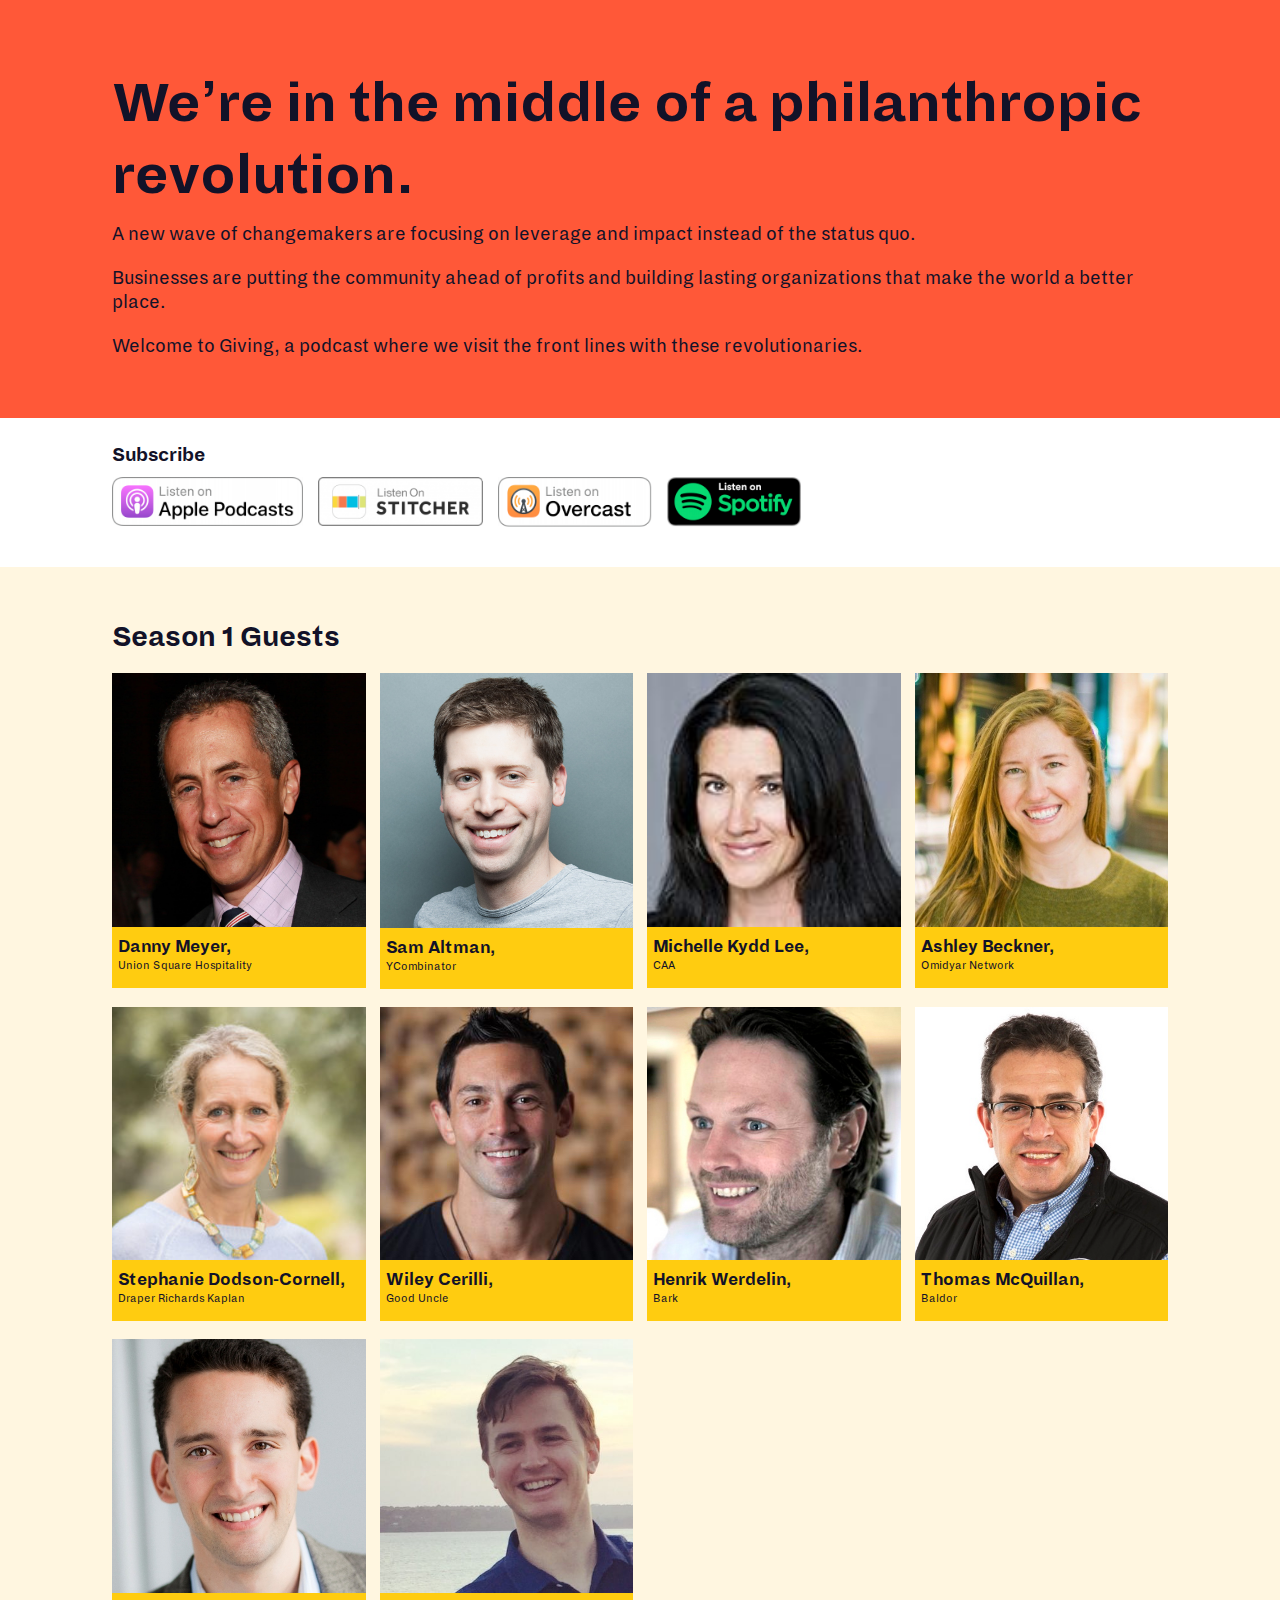
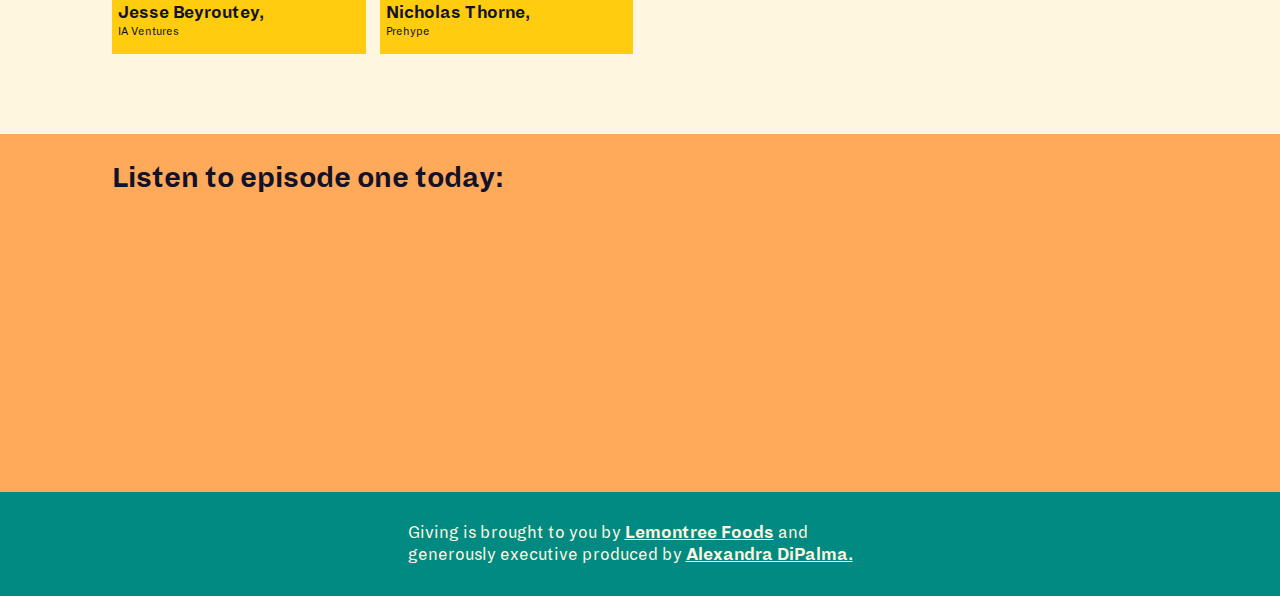
<file: index.html>
<!DOCTYPE html>
<html lang="en">
<head>
	<meta charset="UTF-8">
	<title>Giving</title>
	<!-- Responsive meta tag -->
	<meta charset="UTF-8" name="viewport" content="width=device-width, initial-scale=1.0">
	<link rel="stylesheet" href="css/style.css">
</head>
<body>
	<section class="top-section">
		<div class="container">
			<h1>
				We’re in the middle of a philanthropic revolution.
			</h1>
			<p>A new wave of changemakers are focusing on leverage and impact instead of the status quo.</p>
			<p>Businesses are putting the community ahead of profits and building lasting organizations that make the world a better place.</p>
			<p>Welcome to Giving, a podcast where we visit the front lines with these revolutionaries.</p>

		</div>
	</section>
	<section class="subscribe">
		<div class="container">
			<h3>Subscribe</h3>
			<ul class="sub-list">
				<li>
					<a href="https://itunes.apple.com/us/podcast/giving/id1438128546">
						<picture>
							<source media="(min-width: 768px)" srcset="images/icon-1-desktop.svg"> 
                			<img src="images/icon-1.svg" alt="Interior Define: Sign Up">
						</picture>
					</a>
				</li>
				<li>
					<a href="https://www.stitcher.com/podcast/giving">
						<picture>
							<source media="(min-width: 768px)" srcset="images/icon-2-desktop.svg"> 
                			<img src="images/icon-2.svg" alt="Interior Define: Sign Up">
						</picture>
					</a>
				</li>
				<li>
					<a href="https://overcast.fm/itunes1438128546/giving">
						<picture>
							<source media="(min-width: 768px)" srcset="images/icon-4-desktop.svg"> 
                			<img src="images/icon-4.svg" alt="Interior Define: Sign Up">
						</picture>
					</a>
				</li>
				<li>
					<a href="https://open.spotify.com/show/0eZ6IwXCUetB8MPwTRI6WA?si=bKMWvk6CSvGowdRoIZfXCw">
						<picture>
							<source media="(min-width: 768px)" srcset="images/icon-3-desktop.svg"> 
                			<img src="images/icon-3.svg" alt="Interior Define: Sign Up">
						</picture>
					</a>
				</li>
			</ul>
		</div>
	</section>
	<section class="guests">
		<div class="container">
			<h2>Season 1 Guests</h2>
			<ul class="guest-list">
				<li>
					<div class="guest-img">
						<img src="images/DannyMeyer.jpg" alt="">
					</div>
					<div class="guest-name">
						<p><b class="name">Danny Meyer</b> Union Square Hospitality</p>
					</div>
				</li>
				<li>
					<div class="guest-img">
						<img src="images/SamAltman.jpg" alt="">
					</div>
					<div class="guest-name">
						<p><b class="name">Sam Altman</b> YCombinator</p>
					</div>
				</li>
				<li>
					<div class="guest-img">
						<img src="images/MichelleKyddLee.jpg" alt="">
					</div>
					<div class="guest-name">
						<p><b class="name">Michelle Kydd Lee</b> CAA</p>
					</div>
				</li>
				<li>
					<div class="guest-img">
						<img src="images/AshleyBeckner.jpg" alt="">
					</div>
					<div class="guest-name">
						<p><b class="name">Ashley Beckner</b> Omidyar Network</p>
					</div>
				</li>
				<li>
					<div class="guest-img">
						<img src="images/StephanieDodson.jpg" alt="">
					</div>
					<div class="guest-name">
						<p><b class="name">Stephanie Dodson-Cornell</b> Draper Richards Kaplan</p>
					</div>
				</li>
				<li>
					<div class="guest-img">
						<img src="images/WileyCerilli.jpg" alt="">
					</div>
					<div class="guest-name">
						<p><b class="name">Wiley Cerilli</b> Good Uncle</p>
					</div>
				</li>
				<li>
					<div class="guest-img">
						<img src="images/HenrikWerdelin.jpg" alt="">
					</div>
					<div class="guest-name">
						<p><b class="name">Henrik Werdelin</b> Bark</p>
					</div>
				</li>
				<li>
					<div class="guest-img">
						<img src="images/ThomasMcQuillan.jpg" alt="">
					</div>
					<div class="guest-name">
						<p><b class="name">Thomas McQuillan</b> Baldor</p>
					</div>
				</li>
				<li>
					<div class="guest-img">
						<img src="images/JesseBeyroutey.png" alt="">
					</div>
					<div class="guest-name">
						<p><b class="name">Jesse Beyroutey</b> IA Ventures</p>
					</div>
				</li>
				<li>
					<div class="guest-img">
						<img src="images/NicholasThorne.jpg" alt="">
					</div>
					<div class="guest-name">
						<p><b class="name">Nicholas Thorne</b> Prehype</p>
					</div>
				</li>

			</ul>
			<p class="and_more">and more to come…</p>

		</div>
	</section>
	<section class="listen">
		<div class="container">
			<h2>Listen to episode one today:</h2>
			<div class="frame-wrap">
				<iframe frameborder='0' height='200px' scrolling='no' seamless src='https://embed.simplecast.com/9620d751?color=3d3d3d' width='100%'></iframe>
			</div>
		</div>
	</section>
	<section class="footer">
		<div class="container">
			<div class="footer-wrap">
				<p>
					Giving is brought to you by <a href="http://lemontreefoods.org">Lemontree Foods</a> and generously executive produced by <a href="https://www.alexandradipalma.com/">Alexandra DiPalma.</a>
				</p>
			</div>
		</div>
	</section>
</body>
</html>
</file>
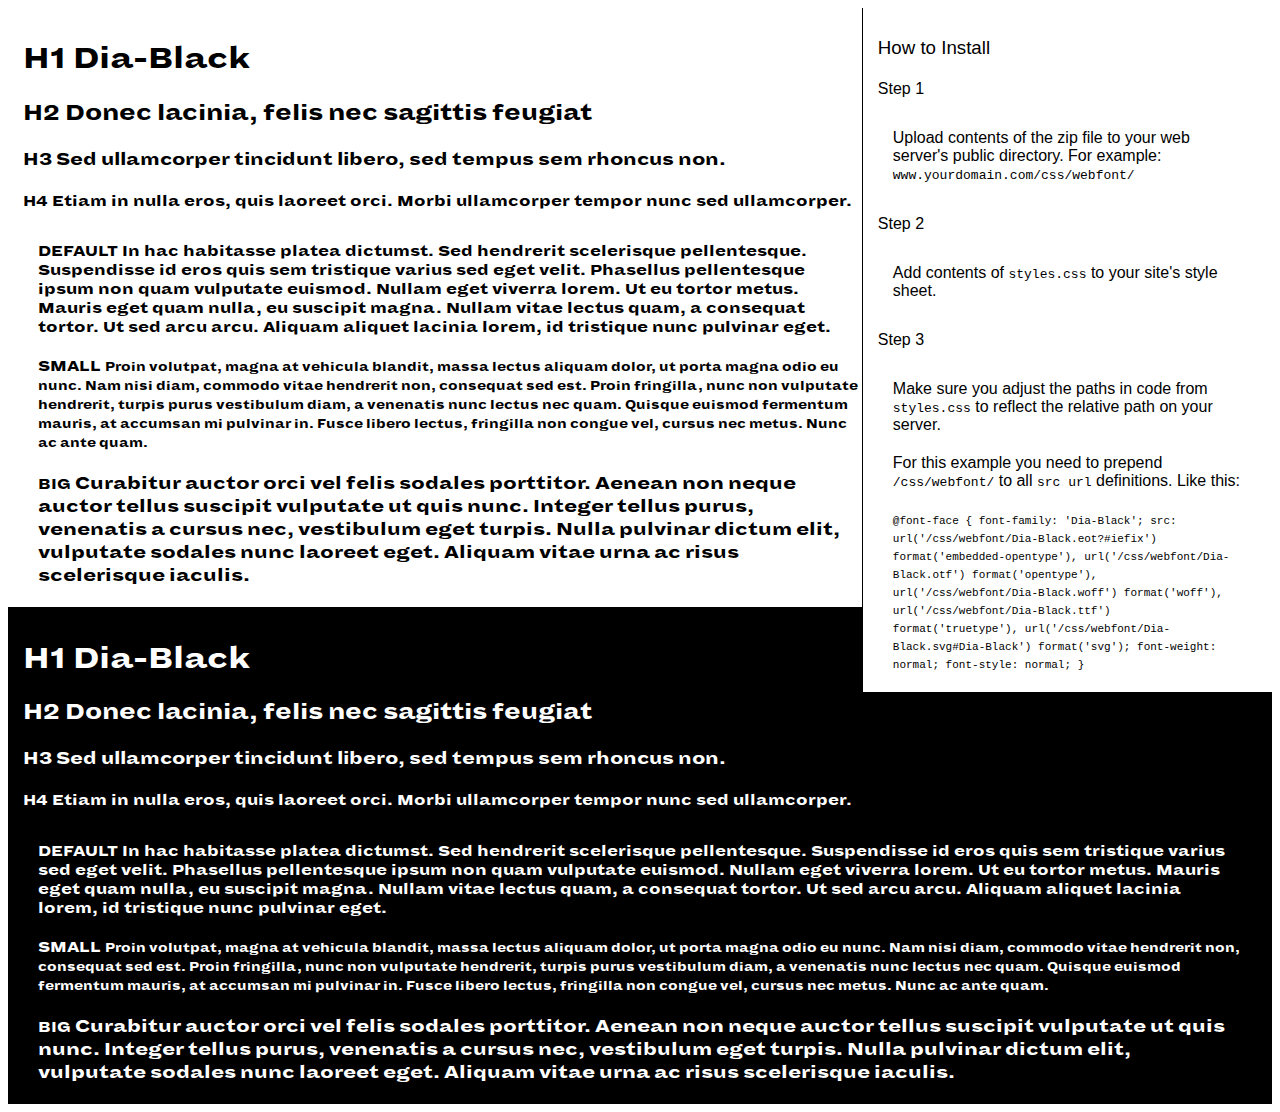
<file: fonts/Dia-Black/preview.html>
<!DOCTYPE html>
<html>
<head>
<title>
Dia-Black
 - Web font preview
</title>
<style type='text/css'>

@font-face {
  font-family: 'Dia-Black';
  src: url('Dia-Black.eot?#iefix') format('embedded-opentype'),  url('Dia-Black.otf')  format('opentype'),
	     url('Dia-Black.woff') format('woff'), url('Dia-Black.ttf')  format('truetype'), url('Dia-Black.svg#Dia-Black') format('svg');
  font-weight: normal;
  font-style: normal;
}

body { font-family: 'Dia-Black' !important; }
h1, h2, h3, h4 { font-weight: normal; }
.reg { color:black; background:white; }
.inverse { color:white; background:black; }
div { padding: 10px 15px; }
.right { background:white; width:30%; float: right; font-family: sans-serif; border: 1px solid black; border-width: 0 0 1px 1px;}
</style>
</head>
<body>
<div class='right'>
<h3>How to Install</h3>
<h4>Step 1</h4>
<div>
Upload contents of the zip file to your web server's public directory. For example:
<code>www.yourdomain.com/css/webfont/</code>
</div>
<h4>Step 2</h4>
<div>
Add contents of
<code>styles.css</code>
to your site's style sheet.
</div>
<h4>Step 3</h4>
<div>
Make sure you adjust the paths in code from
<code>styles.css</code>
to reflect the relative path on your server.
</div>
<div>
For this example you need to prepend
<code>/css/webfont/</code>
to all
<code>src url</code>
definitions. Like this:
</div>
<div>
<code style='font-size:11px;'>@font-face {
  font-family: 'Dia-Black';
  src: url('/css/webfont/Dia-Black.eot?#iefix') format('embedded-opentype'),  url('/css/webfont/Dia-Black.otf')  format('opentype'),
	     url('/css/webfont/Dia-Black.woff') format('woff'), url('/css/webfont/Dia-Black.ttf')  format('truetype'), url('/css/webfont/Dia-Black.svg#Dia-Black') format('svg');
  font-weight: normal;
  font-style: normal;
}</code>
</div>
</div>
<div class='reg'>
<h1>
H1
Dia-Black
</h1>
<h2>
H2
Donec lacinia, felis nec sagittis feugiat
</h2>
<h3>
H3
Sed ullamcorper tincidunt libero, sed tempus sem rhoncus non.
</h3>
<h4>
H4
Etiam in nulla eros, quis laoreet orci. Morbi ullamcorper tempor nunc sed ullamcorper.
</h4>
<div>
DEFAULT
In hac habitasse platea dictumst. Sed hendrerit scelerisque pellentesque. Suspendisse id eros quis sem tristique varius sed eget velit. Phasellus pellentesque ipsum non quam vulputate euismod. Nullam eget viverra lorem. Ut eu tortor metus. Mauris eget quam nulla, eu suscipit magna. Nullam vitae lectus quam, a consequat tortor. Ut sed arcu arcu. Aliquam aliquet lacinia lorem, id tristique nunc pulvinar eget.
</div>
<div>
SMALL
<small>
Proin volutpat, magna at vehicula blandit, massa lectus aliquam dolor, ut porta magna odio eu nunc. Nam nisi diam, commodo vitae hendrerit non, consequat sed est. Proin fringilla, nunc non vulputate hendrerit, turpis purus vestibulum diam, a venenatis nunc lectus nec quam. Quisque euismod fermentum mauris, at accumsan mi pulvinar in. Fusce libero lectus, fringilla non congue vel, cursus nec metus. Nunc ac ante quam.
</small>
</div>
<div>
BIG
<big>
Curabitur auctor orci vel felis sodales porttitor. Aenean non neque auctor tellus suscipit vulputate ut quis nunc. Integer tellus purus, venenatis a cursus nec, vestibulum eget turpis. Nulla pulvinar dictum elit, vulputate sodales nunc laoreet eget. Aliquam vitae urna ac risus scelerisque iaculis.
</big>
</div>

</div>
<div class='inverse'>
<h1>
H1
Dia-Black
</h1>
<h2>
H2
Donec lacinia, felis nec sagittis feugiat
</h2>
<h3>
H3
Sed ullamcorper tincidunt libero, sed tempus sem rhoncus non.
</h3>
<h4>
H4
Etiam in nulla eros, quis laoreet orci. Morbi ullamcorper tempor nunc sed ullamcorper.
</h4>
<div>
DEFAULT
In hac habitasse platea dictumst. Sed hendrerit scelerisque pellentesque. Suspendisse id eros quis sem tristique varius sed eget velit. Phasellus pellentesque ipsum non quam vulputate euismod. Nullam eget viverra lorem. Ut eu tortor metus. Mauris eget quam nulla, eu suscipit magna. Nullam vitae lectus quam, a consequat tortor. Ut sed arcu arcu. Aliquam aliquet lacinia lorem, id tristique nunc pulvinar eget.
</div>
<div>
SMALL
<small>
Proin volutpat, magna at vehicula blandit, massa lectus aliquam dolor, ut porta magna odio eu nunc. Nam nisi diam, commodo vitae hendrerit non, consequat sed est. Proin fringilla, nunc non vulputate hendrerit, turpis purus vestibulum diam, a venenatis nunc lectus nec quam. Quisque euismod fermentum mauris, at accumsan mi pulvinar in. Fusce libero lectus, fringilla non congue vel, cursus nec metus. Nunc ac ante quam.
</small>
</div>
<div>
BIG
<big>
Curabitur auctor orci vel felis sodales porttitor. Aenean non neque auctor tellus suscipit vulputate ut quis nunc. Integer tellus purus, venenatis a cursus nec, vestibulum eget turpis. Nulla pulvinar dictum elit, vulputate sodales nunc laoreet eget. Aliquam vitae urna ac risus scelerisque iaculis.
</big>
</div>

</div>
</body>
</html>
</file>
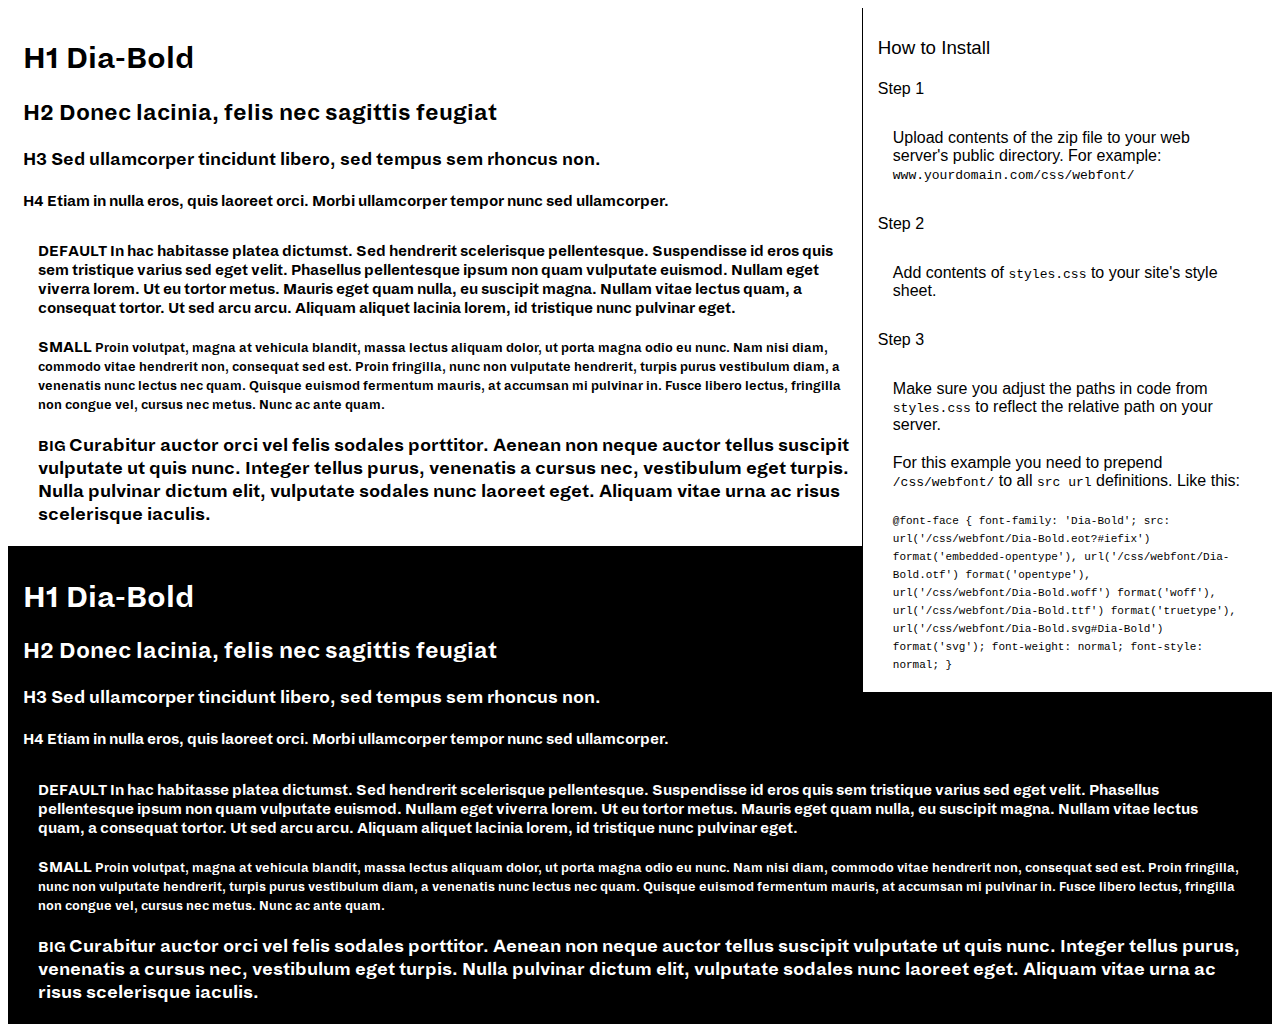
<file: fonts/Dia-Bold/preview.html>
<!DOCTYPE html>
<html>
<head>
<title>
Dia-Bold
 - Web font preview
</title>
<style type='text/css'>

@font-face {
  font-family: 'Dia-Bold';
  src: url('Dia-Bold.eot?#iefix') format('embedded-opentype'),  url('Dia-Bold.otf')  format('opentype'),
	     url('Dia-Bold.woff') format('woff'), url('Dia-Bold.ttf')  format('truetype'), url('Dia-Bold.svg#Dia-Bold') format('svg');
  font-weight: normal;
  font-style: normal;
}

body { font-family: 'Dia-Bold' !important; }
h1, h2, h3, h4 { font-weight: normal; }
.reg { color:black; background:white; }
.inverse { color:white; background:black; }
div { padding: 10px 15px; }
.right { background:white; width:30%; float: right; font-family: sans-serif; border: 1px solid black; border-width: 0 0 1px 1px;}
</style>
</head>
<body>
<div class='right'>
<h3>How to Install</h3>
<h4>Step 1</h4>
<div>
Upload contents of the zip file to your web server's public directory. For example:
<code>www.yourdomain.com/css/webfont/</code>
</div>
<h4>Step 2</h4>
<div>
Add contents of
<code>styles.css</code>
to your site's style sheet.
</div>
<h4>Step 3</h4>
<div>
Make sure you adjust the paths in code from
<code>styles.css</code>
to reflect the relative path on your server.
</div>
<div>
For this example you need to prepend
<code>/css/webfont/</code>
to all
<code>src url</code>
definitions. Like this:
</div>
<div>
<code style='font-size:11px;'>@font-face {
  font-family: 'Dia-Bold';
  src: url('/css/webfont/Dia-Bold.eot?#iefix') format('embedded-opentype'),  url('/css/webfont/Dia-Bold.otf')  format('opentype'),
	     url('/css/webfont/Dia-Bold.woff') format('woff'), url('/css/webfont/Dia-Bold.ttf')  format('truetype'), url('/css/webfont/Dia-Bold.svg#Dia-Bold') format('svg');
  font-weight: normal;
  font-style: normal;
}</code>
</div>
</div>
<div class='reg'>
<h1>
H1
Dia-Bold
</h1>
<h2>
H2
Donec lacinia, felis nec sagittis feugiat
</h2>
<h3>
H3
Sed ullamcorper tincidunt libero, sed tempus sem rhoncus non.
</h3>
<h4>
H4
Etiam in nulla eros, quis laoreet orci. Morbi ullamcorper tempor nunc sed ullamcorper.
</h4>
<div>
DEFAULT
In hac habitasse platea dictumst. Sed hendrerit scelerisque pellentesque. Suspendisse id eros quis sem tristique varius sed eget velit. Phasellus pellentesque ipsum non quam vulputate euismod. Nullam eget viverra lorem. Ut eu tortor metus. Mauris eget quam nulla, eu suscipit magna. Nullam vitae lectus quam, a consequat tortor. Ut sed arcu arcu. Aliquam aliquet lacinia lorem, id tristique nunc pulvinar eget.
</div>
<div>
SMALL
<small>
Proin volutpat, magna at vehicula blandit, massa lectus aliquam dolor, ut porta magna odio eu nunc. Nam nisi diam, commodo vitae hendrerit non, consequat sed est. Proin fringilla, nunc non vulputate hendrerit, turpis purus vestibulum diam, a venenatis nunc lectus nec quam. Quisque euismod fermentum mauris, at accumsan mi pulvinar in. Fusce libero lectus, fringilla non congue vel, cursus nec metus. Nunc ac ante quam.
</small>
</div>
<div>
BIG
<big>
Curabitur auctor orci vel felis sodales porttitor. Aenean non neque auctor tellus suscipit vulputate ut quis nunc. Integer tellus purus, venenatis a cursus nec, vestibulum eget turpis. Nulla pulvinar dictum elit, vulputate sodales nunc laoreet eget. Aliquam vitae urna ac risus scelerisque iaculis.
</big>
</div>

</div>
<div class='inverse'>
<h1>
H1
Dia-Bold
</h1>
<h2>
H2
Donec lacinia, felis nec sagittis feugiat
</h2>
<h3>
H3
Sed ullamcorper tincidunt libero, sed tempus sem rhoncus non.
</h3>
<h4>
H4
Etiam in nulla eros, quis laoreet orci. Morbi ullamcorper tempor nunc sed ullamcorper.
</h4>
<div>
DEFAULT
In hac habitasse platea dictumst. Sed hendrerit scelerisque pellentesque. Suspendisse id eros quis sem tristique varius sed eget velit. Phasellus pellentesque ipsum non quam vulputate euismod. Nullam eget viverra lorem. Ut eu tortor metus. Mauris eget quam nulla, eu suscipit magna. Nullam vitae lectus quam, a consequat tortor. Ut sed arcu arcu. Aliquam aliquet lacinia lorem, id tristique nunc pulvinar eget.
</div>
<div>
SMALL
<small>
Proin volutpat, magna at vehicula blandit, massa lectus aliquam dolor, ut porta magna odio eu nunc. Nam nisi diam, commodo vitae hendrerit non, consequat sed est. Proin fringilla, nunc non vulputate hendrerit, turpis purus vestibulum diam, a venenatis nunc lectus nec quam. Quisque euismod fermentum mauris, at accumsan mi pulvinar in. Fusce libero lectus, fringilla non congue vel, cursus nec metus. Nunc ac ante quam.
</small>
</div>
<div>
BIG
<big>
Curabitur auctor orci vel felis sodales porttitor. Aenean non neque auctor tellus suscipit vulputate ut quis nunc. Integer tellus purus, venenatis a cursus nec, vestibulum eget turpis. Nulla pulvinar dictum elit, vulputate sodales nunc laoreet eget. Aliquam vitae urna ac risus scelerisque iaculis.
</big>
</div>

</div>
</body>
</html>
</file>
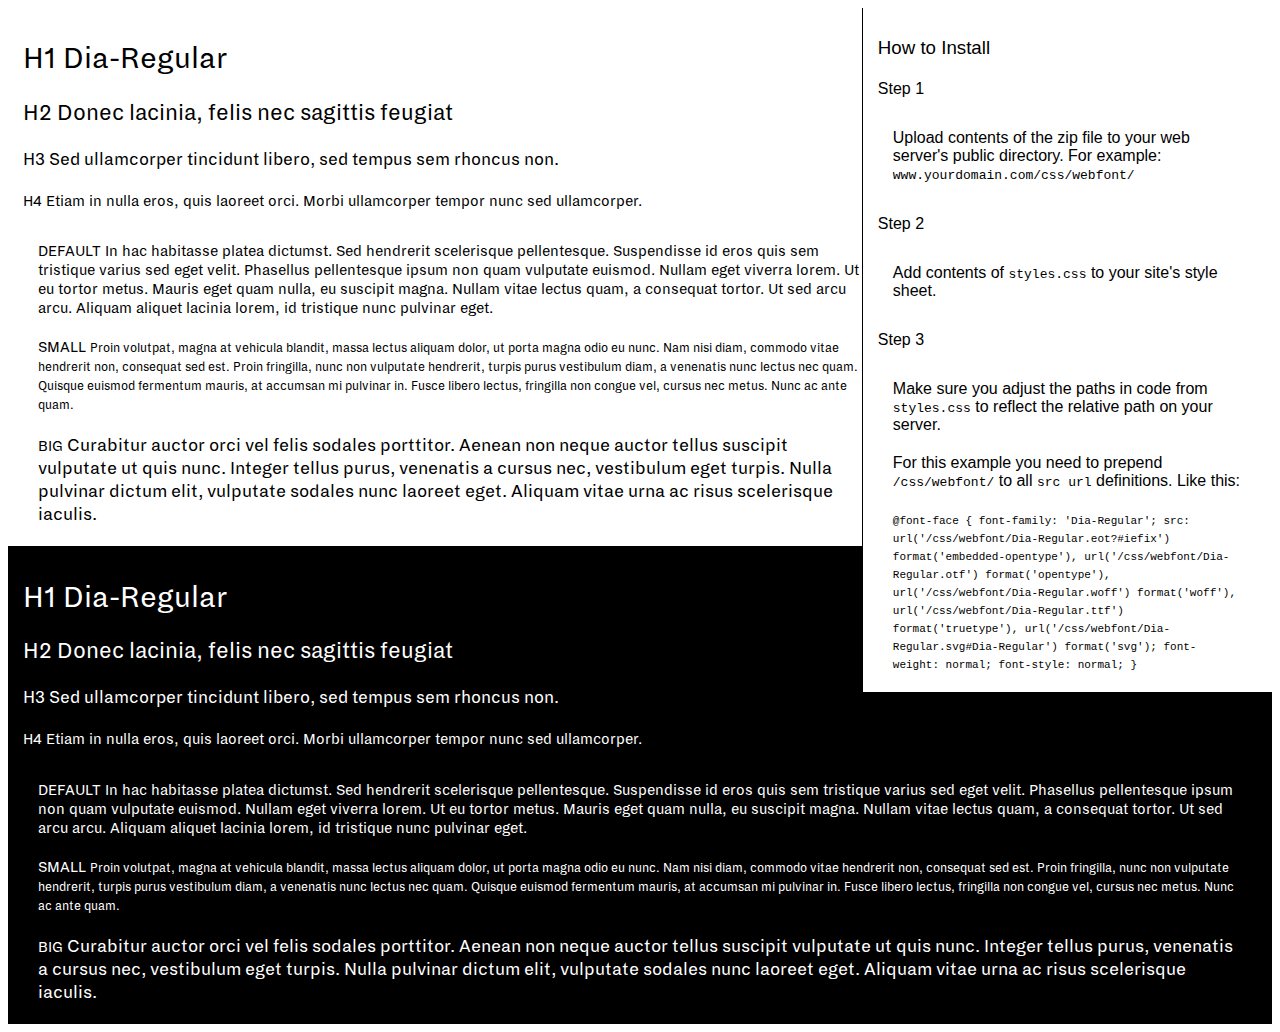
<file: fonts/Dia-Regular/preview.html>
<!DOCTYPE html>
<html>
<head>
<title>
Dia-Regular
 - Web font preview
</title>
<style type='text/css'>

@font-face {
  font-family: 'Dia-Regular';
  src: url('Dia-Regular.eot?#iefix') format('embedded-opentype'),  url('Dia-Regular.otf')  format('opentype'),
	     url('Dia-Regular.woff') format('woff'), url('Dia-Regular.ttf')  format('truetype'), url('Dia-Regular.svg#Dia-Regular') format('svg');
  font-weight: normal;
  font-style: normal;
}

body { font-family: 'Dia-Regular' !important; }
h1, h2, h3, h4 { font-weight: normal; }
.reg { color:black; background:white; }
.inverse { color:white; background:black; }
div { padding: 10px 15px; }
.right { background:white; width:30%; float: right; font-family: sans-serif; border: 1px solid black; border-width: 0 0 1px 1px;}
</style>
</head>
<body>
<div class='right'>
<h3>How to Install</h3>
<h4>Step 1</h4>
<div>
Upload contents of the zip file to your web server's public directory. For example:
<code>www.yourdomain.com/css/webfont/</code>
</div>
<h4>Step 2</h4>
<div>
Add contents of
<code>styles.css</code>
to your site's style sheet.
</div>
<h4>Step 3</h4>
<div>
Make sure you adjust the paths in code from
<code>styles.css</code>
to reflect the relative path on your server.
</div>
<div>
For this example you need to prepend
<code>/css/webfont/</code>
to all
<code>src url</code>
definitions. Like this:
</div>
<div>
<code style='font-size:11px;'>@font-face {
  font-family: 'Dia-Regular';
  src: url('/css/webfont/Dia-Regular.eot?#iefix') format('embedded-opentype'),  url('/css/webfont/Dia-Regular.otf')  format('opentype'),
	     url('/css/webfont/Dia-Regular.woff') format('woff'), url('/css/webfont/Dia-Regular.ttf')  format('truetype'), url('/css/webfont/Dia-Regular.svg#Dia-Regular') format('svg');
  font-weight: normal;
  font-style: normal;
}</code>
</div>
</div>
<div class='reg'>
<h1>
H1
Dia-Regular
</h1>
<h2>
H2
Donec lacinia, felis nec sagittis feugiat
</h2>
<h3>
H3
Sed ullamcorper tincidunt libero, sed tempus sem rhoncus non.
</h3>
<h4>
H4
Etiam in nulla eros, quis laoreet orci. Morbi ullamcorper tempor nunc sed ullamcorper.
</h4>
<div>
DEFAULT
In hac habitasse platea dictumst. Sed hendrerit scelerisque pellentesque. Suspendisse id eros quis sem tristique varius sed eget velit. Phasellus pellentesque ipsum non quam vulputate euismod. Nullam eget viverra lorem. Ut eu tortor metus. Mauris eget quam nulla, eu suscipit magna. Nullam vitae lectus quam, a consequat tortor. Ut sed arcu arcu. Aliquam aliquet lacinia lorem, id tristique nunc pulvinar eget.
</div>
<div>
SMALL
<small>
Proin volutpat, magna at vehicula blandit, massa lectus aliquam dolor, ut porta magna odio eu nunc. Nam nisi diam, commodo vitae hendrerit non, consequat sed est. Proin fringilla, nunc non vulputate hendrerit, turpis purus vestibulum diam, a venenatis nunc lectus nec quam. Quisque euismod fermentum mauris, at accumsan mi pulvinar in. Fusce libero lectus, fringilla non congue vel, cursus nec metus. Nunc ac ante quam.
</small>
</div>
<div>
BIG
<big>
Curabitur auctor orci vel felis sodales porttitor. Aenean non neque auctor tellus suscipit vulputate ut quis nunc. Integer tellus purus, venenatis a cursus nec, vestibulum eget turpis. Nulla pulvinar dictum elit, vulputate sodales nunc laoreet eget. Aliquam vitae urna ac risus scelerisque iaculis.
</big>
</div>

</div>
<div class='inverse'>
<h1>
H1
Dia-Regular
</h1>
<h2>
H2
Donec lacinia, felis nec sagittis feugiat
</h2>
<h3>
H3
Sed ullamcorper tincidunt libero, sed tempus sem rhoncus non.
</h3>
<h4>
H4
Etiam in nulla eros, quis laoreet orci. Morbi ullamcorper tempor nunc sed ullamcorper.
</h4>
<div>
DEFAULT
In hac habitasse platea dictumst. Sed hendrerit scelerisque pellentesque. Suspendisse id eros quis sem tristique varius sed eget velit. Phasellus pellentesque ipsum non quam vulputate euismod. Nullam eget viverra lorem. Ut eu tortor metus. Mauris eget quam nulla, eu suscipit magna. Nullam vitae lectus quam, a consequat tortor. Ut sed arcu arcu. Aliquam aliquet lacinia lorem, id tristique nunc pulvinar eget.
</div>
<div>
SMALL
<small>
Proin volutpat, magna at vehicula blandit, massa lectus aliquam dolor, ut porta magna odio eu nunc. Nam nisi diam, commodo vitae hendrerit non, consequat sed est. Proin fringilla, nunc non vulputate hendrerit, turpis purus vestibulum diam, a venenatis nunc lectus nec quam. Quisque euismod fermentum mauris, at accumsan mi pulvinar in. Fusce libero lectus, fringilla non congue vel, cursus nec metus. Nunc ac ante quam.
</small>
</div>
<div>
BIG
<big>
Curabitur auctor orci vel felis sodales porttitor. Aenean non neque auctor tellus suscipit vulputate ut quis nunc. Integer tellus purus, venenatis a cursus nec, vestibulum eget turpis. Nulla pulvinar dictum elit, vulputate sodales nunc laoreet eget. Aliquam vitae urna ac risus scelerisque iaculis.
</big>
</div>

</div>
</body>
</html>
</file>
<file: css/style.css>
*{
	margin: 0;
	padding: 0;
	box-sizing:border-box;
	    -webkit-font-smoothing: antialiased;
    -webkit-text-size-adjust: none;
    -moz-osx-font-smoothing: grayscale;
}


@font-face {
  font-family: 'Dia-Regular';
  src: url('../fonts/Dia-Regular/Dia-Regular.eot'); /* IE9 Compat Modes */
  src: url('../fonts/Dia-Regular/Dia-Regular.eot?#iefix') format('embedded-opentype'), /* IE6-IE8 */
       url('../fonts/Dia-Regular/Dia-Regular.woff') format('woff'), /* Pretty Modern Browsers */
       url('../fonts/Dia-Regular/Dia-Regular.ttf')  format('truetype'), /* Safari, Android, iOS */
       url('../fonts/Dia-Regular/Dia-Regular.svg#svgFontName') format('svg'); /* Legacy iOS */
}
@font-face {
  font-family: 'Dia-Bold';
  src: url('../fonts/Dia-Bold/Dia-Bold.eot'); /* IE9 Compat Modes */
  src: url('../fonts/Dia-Bold/Dia-Bold.eot?#iefix') format('embedded-opentype'), /* IE6-IE8 */
       url('../fonts/Dia-Bold/Dia-Bold.woff') format('woff'), /* Pretty Modern Browsers */
       url('../fonts/Dia-Bold/Dia-Bold.ttf')  format('truetype'), /* Safari, Android, iOS */
       url('../fonts/Dia-Bold/Dia-Bold.svg#svgFontName') format('svg'); /* Legacy iOS */
}
@font-face {
  font-family: 'Dia-Black';
  src: url('../fonts/Dia-Black/Dia-Black.eot'); /* IE9 Compat Modes */
  src: url('../fonts/Dia-Black/Dia-Black.eot?#iefix') format('embedded-opentype'), /* IE6-IE8 */
       url('../fonts/Dia-Black/Dia-Black.woff') format('woff'), /* Pretty Modern Browsers */
       url('../fonts/Dia-Black/Dia-Black.ttf')  format('truetype'), /* Safari, Android, iOS */
       url('../fonts/Dia-Black/Dia-Black.svg#svgFontName') format('svg'); /* Legacy iOS */
}

p>b{
	font-family: 'Dia-Bold';
}
h2{
	font-family: 'Dia-Bold';
	font-size: 30px;
	color: #121228;
	letter-spacing: 0;
	margin-bottom: 18px;
}
h3{
	font-family: 'Dia-Bold';
	font-size: 20px;
	color: #121228;
	letter-spacing: 0;
	margin-bottom: 10px;
}
p{
	font-family: 'Dia-Regular';
	font-size: 20px;
	color: #121228;
	letter-spacing: 0;
}
section{
	padding: 25px 0;
}
section.subscribe{
	padding-bottom: 36px;
}
.subscribe img {
	height: 50px;
}
.container{
	padding: 0 22px;
	max-width: 1100px;
	margin: 0 auto;
}
.top-section{
	background-color: #FF5838;
	padding: 25px 0;
}
.top-section h1{
	font-family: 'Dia-Bold';
	font-size: 50px;
	color: #121228;
	letter-spacing: 0;
	margin-bottom: 11px;
}
.top-section p{
	/* A new wave of change: */
	font-family: 'Dia-Regular';
	font-size: 20px;
	color: #121228;
	letter-spacing: 0;
	margin-bottom: 20px;
}
ul.sub-list{
	list-style-type: none;
}

ul.sub-list li{
	display: inline-block;
	margin-right: 11px;
}

section.guests{
	background-color: #FFF6E0;
}
ul.guest-list{
	list-style-type: none;
	margin-bottom: 20px;
}
ul.guest-list .guest-img{
	display: none;
}
ul.guest-list b:after{
	content: ",";
}
ul.guest-list .guest-name p{
	font-family: 'Dia-Regular';
	font-size: 15px;
	color: #121228;
	letter-spacing: 0;
}
section.guests .and_more{
	font-size: 15px;
}
section.listen{
	background-color: #FFA95B;
	padding: 118px 0 90px;
}
section.listen .frame-wrap{
 text-align: center;
}
section.listen iframe{
	max-width: 100%;
	margin: 0 auto;
}
section.footer{
	background-color: #008A81;
}
section.footer .footer-wrap p{
	font-family: "Dia-Regular";
	font-size: 15px;
	color: #FFF6E0;
	letter-spacing: 0;
}
section.footer .footer-wrap p a{
	display: inline-block;
	color: #FFF6E0;
	font-family: 'Dia-Bold';
	text-decoration: underline;
}
@media only screen and (min-width : 768px) {
	section.top-section{
		padding: 67px 0 40px;
	}
	h2{
		font-size: 30px;
	}
	.top-section h1{
		font-size: 60px;
	}
	ul.sub-list{
		display: flex;
		align-items: top;
	}
	ul.sub-list li{
		margin-right: 15px;
	}
	section.listen{
		padding: 26px 0 52px;
	}
	section.listen h2{
		margin-bottom: 40px
	}
	ul.guest-list{
		display: flex;
		flex-wrap: wrap;
		margin: 0 -7px;
	}
	ul.guest-list li{
		width: calc( 25% - 14px );
		margin: 0 7px;
		margin-bottom: 18px;
	}
	ul.guest-list .guest-img{
		font-size: 0;
		display: block;
	}
	ul.guest-list .guest-img img{
		width: 100%;
	}
	ul.guest-list .guest-name{
		background-color: #FFCC10;
		padding: 9px 6px 16px 6px;
	}
	ul.guest-list .guest-name p{
		font-size: 12px;
	}
	ul.guest-list .guest-name p b.name{
		font-size: 18px;
		display: block;
	}
	section.footer{
		padding: 30px 0;
	}
	section.guests{
		padding: 52px 0 62px;
	}
	section.guests .and_more{
		display: none;
	}
	section.footer .footer-wrap p{
		font-size: 18px;
		max-width: 465px;
		margin: 0 auto;
	}
}
</file>
